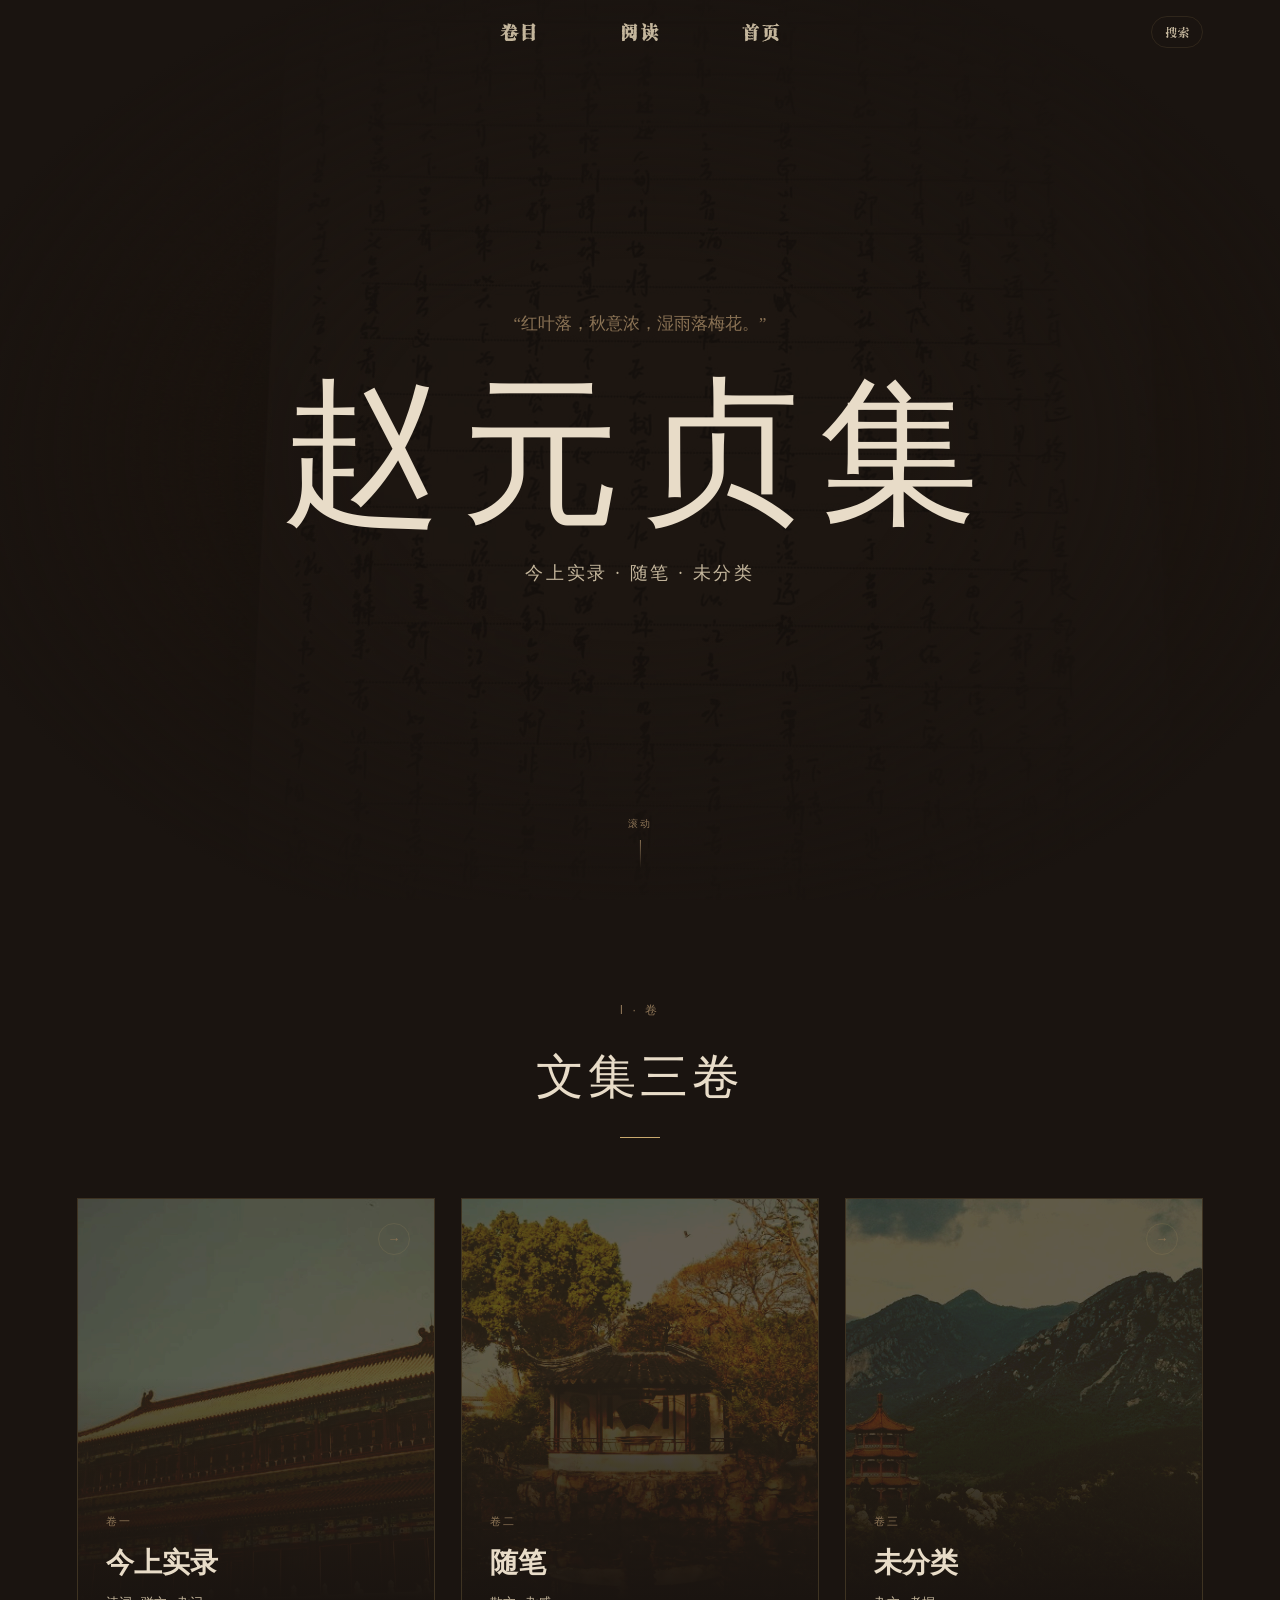
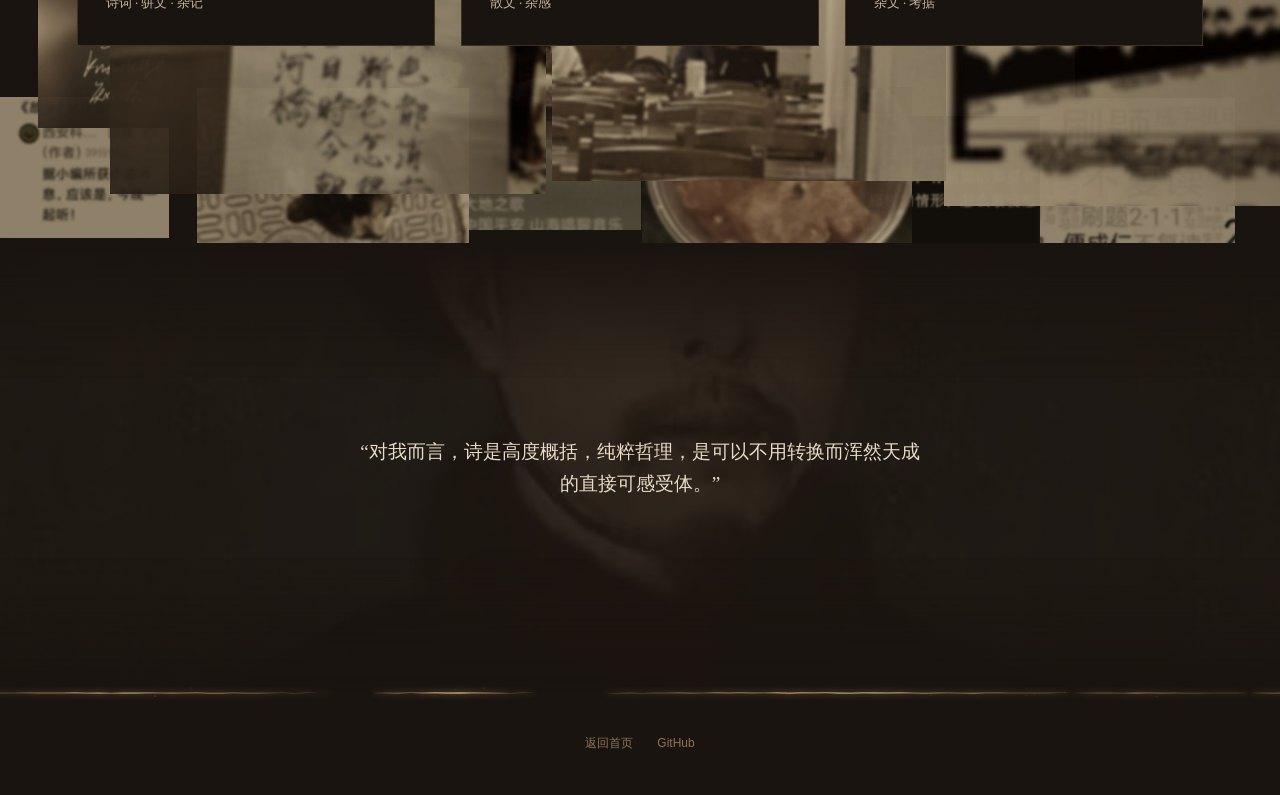
<file: index.html>
<!DOCTYPE html>
<html lang="zh-CN">
<head>
<meta charset="UTF-8">
<meta name="viewport" content="width=device-width, initial-scale=1.0">
<title>赵元贞集</title>
<!-- 安全策略：限制脚本来源；'unsafe-inline' 用于兼容页面内的 onclick 事件处理器 -->
<meta http-equiv="Content-Security-Policy" content="default-src 'self'; script-src 'self' 'unsafe-inline'; style-src 'self' 'unsafe-inline' https://fonts.googleapis.com; font-src 'self' https://fonts.gstatic.com; img-src 'self' data: https://weavatar.com https://cravatar.cn https://www.gravatar.com https://sdn.geekzu.org https://gravatar.loli.net https://thirdqq.qlogo.cn https://owo.imaegoo.com https://cdn.jsdelivr.net; frame-src 'none'; connect-src 'self' https://zhaoyuan.netlify.app;">
<link rel="preconnect" href="https://fonts.googleapis.com">
<link rel="preconnect" href="https://zhaoyuan.netlify.app">
<link href="https://fonts.googleapis.com/css2?family=Ma+Shan+Zheng&family=Noto+Serif+SC:wght@300;400;600;700;900&family=Noto+Sans+SC:wght@400;700&display=swap" rel="stylesheet">
<script src="data-jinshang.js" defer></script>
<script src="data-suibi.js" defer></script>
<script src="twikoo.min.js" defer></script>
<script src="app.js" defer></script>
<style>
/* ===== 飞花宋体（子集化：全部文章标题用字，9.3MB→86KB） ===== */
@font-face {
  font-family:'FlyFlowerSong';
  src:url('fonts/flyflowersong-titles.woff2') format('woff2');
  font-weight:400; font-style:normal; font-display:swap;
}

/* ===== 香萃打字机体（子集化，仅覆盖功能性文案用字，15.7MB→44KB） ===== */
@font-face {
  font-family:'XiangcuiTypewriter';
  src:url('fonts/xiangcui-meta-w35.woff2') format('woff2');
  font-weight:400; font-style:normal; font-display:swap;
}
@font-face {
  font-family:'XiangcuiTypewriter';
  src:url('fonts/xiangcui-meta-w15.woff2') format('woff2');
  font-weight:300; font-style:normal; font-display:swap;
}

*, *::before, *::after { margin:0; padding:0; box-sizing:border-box; }

:root {
  --ink:        #1a1410;
  --ink-light:  #2a2218;
  --paper:      #e8dcc8;
  --paper-dim:  #c4b69c;
  --gold:       #c9a96e;
  --gold-light: #e0c992;
  --gold-dim:   #8b7355;
  --border-dim: rgba(201,169,110,0.12);
  --font-serif: 'Noto Serif SC','Source Han Serif SC','STSong',serif;
  --font-calligraphy: 'Ma Shan Zheng','STXingkai','FZKai-Z03','KaiTi',cursive;
  --reader-size: 1.05em;
  --reader-width: 880px;
  --font-sans:  'Noto Sans SC','PingFang SC',sans-serif;
  --font-meta:  'XiangcuiTypewriter','Noto Sans SC','PingFang SC',sans-serif;
  --nav-h: 64px;
  /* 列表悬停青蓝框：四边溶散的程度（想更夸张就加大前四项） */
  --hover-inset-x: 30px;   /* 左右外扩 */
  --hover-inset-y: 9px;    /* 上下外扩 */
  --hover-fade-x: 15%;     /* 左右淡出长度（占框宽） */
  --hover-fade-y: 26%;     /* 上下淡出长度（占框高） */
  --hover-blur: 10px;      /* 边缘高斯模糊磅数 */
  /* 照片拼贴条带 */
  --collage-h: clamp(190px, 27vh, 340px);   /* 条带高度 */
  --collage-lift: 46px;                     /* 上沿往书卡里压进去多少 */
  --side-pad: clamp(24px, 6vw, 80px);
}

html { scroll-behavior: smooth; background: var(--ink); }
body {
  font-family: var(--font-serif); color: var(--paper);
  background: var(--ink); overflow-x: hidden; line-height: 1.8;
  -webkit-font-smoothing: antialiased;
}
::-webkit-scrollbar { width: 6px; }
::-webkit-scrollbar-track { background: var(--ink); }
::-webkit-scrollbar-thumb { background: var(--gold-dim); border-radius: 3px; }

/* ===== Nav ===== */
nav {
  position: fixed; top:0; left:0; right:0; z-index:100;
  height: var(--nav-h);
  padding: 0 var(--side-pad);
  display:flex; align-items:center; justify-content:center;
  background: transparent;
  transition: background 0.4s, box-shadow 0.4s;
}
nav.scrolled {
  background: rgba(26,20,16,0.92);
  backdrop-filter: blur(12px);
  -webkit-backdrop-filter: blur(12px);
}
nav::after {
  content:''; position:absolute; left:0; right:0; bottom:-8px; height:16px;
  background:url('ink/hr-detail.svg') repeat-x center/auto 16px;
  background-position-x:-300px;
  pointer-events:none;
  opacity:0; transition:opacity 0.4s;
}
nav.scrolled::after { opacity:1; }
.nav-links { display:flex; gap:clamp(2.5rem, 6vw, 5.5rem); }
.nav-links a {
  position:relative;
  font-family: var(--font-meta);
  font-size:1.05rem; font-weight:700; letter-spacing:0.12em;
  color:var(--paper-dim); text-decoration:none; text-transform:uppercase;
  padding:8px 2px; cursor:pointer; transition:color 0.25s;
}
.nav-links a::after {
  content:''; position:absolute; bottom:0; left:0; right:0;
  height:1.5px; background:var(--gold);
  transform:scaleX(0); transform-origin:right;
  transition:transform 0.35s cubic-bezier(0.4,0,0.2,1);
}
.nav-links a:hover { color:var(--gold); }
.nav-links a:hover::after { transform:scaleX(1); transform-origin:left; }
.nav-search {
  position:absolute; right:var(--side-pad); border:1px solid var(--border-dim);
  border-radius:999px; padding:7px 13px; background:transparent;
  color:var(--paper-dim); font-family:var(--font-meta); font-size:0.72rem;
  cursor:pointer; transition:color .25s, border-color .25s, background .25s;
}
.nav-search:hover { color:var(--gold); border-color:var(--gold-dim); background:rgba(201,169,110,.06); }

/* ===== Hero ===== */
.hero {
  position:relative; min-height:100vh;
  display:flex; align-items:center; justify-content:center; overflow:hidden;
}
.hero-bg {
  position:absolute; inset:0; background:var(--ink);
}
.hero-bg img {
  width:100%; height:100%; object-fit:cover;
  mix-blend-mode:overlay; opacity:0.35;
  filter:saturate(0.8) brightness(0.7);
  will-change:transform;
}
.hero-overlay {
  position:absolute; inset:0;
  background:radial-gradient(ellipse at center, transparent 30%, var(--ink) 80%);
}
.hero-content {
  position:relative; z-index:2; text-align:center; padding:0 var(--side-pad);
}
.hero-quote {
  font-family:var(--font-serif);
  font-size:clamp(0.85rem,1.3vw,1.05rem);
  color:var(--gold-dim); margin-bottom:1.8rem;
  min-height:1.8em; line-height:1.6;
}

/* ===== 诗句：激光扫描 ===== */
/* 被裁元素必须收缩到正好等于文字宽度 —— 否则 clip-path 的百分比按整行宽度算，
   白线会扫过两侧空白，文字早就消失或还没开始。 */
.quote-wrap { position:relative; display:inline-block; max-width:100%; }
.quote-text { display:inline-block; max-width:100%; }
.quote-laser {
  position:absolute; top:-0.15em; bottom:-0.15em; left:0; width:2px;
  background:#fff; border-radius:1px;
  box-shadow:0 0 5px rgba(255,255,255,.9), 0 0 15px rgba(255,255,255,.45);
  opacity:0; pointer-events:none;
  transition:opacity .16s linear;
}
.quote-wrap.lasing .quote-laser { opacity:1; }
.hero-title {
  font-family:var(--font-calligraphy);
  font-size:clamp(4.2rem,14vw,10rem); font-weight:400;
  line-height:1.05; letter-spacing:0.12em; color:var(--paper); margin-bottom:1.2rem;
}
.hero-sub {
  font-size:clamp(0.9rem,1.4vw,1.15rem);
  color:var(--paper-dim); letter-spacing:0.15em;
}
.hero-scroll-indicator {
  position:absolute; bottom:2rem; left:50%; transform:translateX(-50%);
  display:flex; flex-direction:column; align-items:center; gap:6px; opacity:0.6;
  animation:bounceFloat 2.5s ease-in-out infinite;
}
.hero-scroll-indicator span {
  font-family:var(--font-sans); font-size:0.65rem;
  letter-spacing:0.2em; color:var(--gold-dim); text-transform:uppercase;
}
.hero-scroll-indicator .line {
  width:1px; height:28px;
  background:linear-gradient(to bottom,var(--gold-dim),transparent);
}

/* ===== Sections ===== */
section { padding:100px var(--side-pad); }
.section-header { text-align:center; margin-bottom:60px; }
.section-header .num {
  font-family:var(--font-sans); font-size:0.75rem;
  letter-spacing:0.25em; color:var(--gold-dim); margin-bottom:0.8rem;
}
.section-header h2 {
  font-size:clamp(1.8rem,4vw,3rem); font-weight:300;
  letter-spacing:0.08em; color:var(--paper);
}
.section-header .divider {
  width:40px; height:1.5px; background:var(--gold); margin:1rem auto 0;
}

/* ===== 照片拼贴条带 ===== */
#books { padding-bottom:0; }
#books > .books-grid { position:relative; z-index:1; }
.photo-collage {
  position:relative; z-index:0;
  margin:calc(-1 * var(--collage-lift)) calc(-1 * var(--side-pad)) 0;
  height:var(--collage-h);
  overflow:hidden; pointer-events:none;
  -webkit-mask-image:url(ink/feather-band.png); mask-image:url(ink/feather-band.png);
  -webkit-mask-size:100% 100%; mask-size:100% 100%;
  -webkit-mask-repeat:no-repeat; mask-repeat:no-repeat;
}
.photo-collage .pc {
  position:absolute; left:var(--x); top:var(--y);
  width:var(--w); height:var(--h);
  object-fit:cover; z-index:var(--z);
  /* 默认即可见：JS 没跑 / 观察器没触发时也不会白板 */
  opacity:var(--o); transform:scale(1);
  transition:opacity .85s cubic-bezier(.25,.75,.35,1) var(--d),
             transform .85s cubic-bezier(.25,.75,.35,1) var(--d);
}
/* JS 确实执行后才进入"待浮现"状态，避免可见→隐藏的闪跳 */
.photo-collage.armed .pc { opacity:0; transform:scale(1.04); }
.photo-collage.armed.shown .pc { opacity:var(--o); transform:scale(1); }
@media (prefers-reduced-motion: reduce) {
  .photo-collage .pc { transition:none; }
}

/* ===== Book Cards ===== */
.books-grid {
  display:grid; grid-template-columns:repeat(3,1fr);
  gap:clamp(16px,2vw,30px); max-width:1200px; margin:0 auto;
}
.book-card {
  position:relative; aspect-ratio:4/5; overflow:hidden; cursor:pointer;
  background:var(--ink-light); border:1px solid var(--border-dim);
  transition:border-color 0.4s, transform 0.5s cubic-bezier(0.4,0,0.2,1);
}
.book-card:hover { border-color:var(--gold-dim); transform:translateY(-4px); }
.book-card img {
  position:absolute; inset:0; width:100%; height:100%;
  object-fit:cover; mix-blend-mode:hard-light; opacity:0.25;
  transition:opacity 0.5s, transform 0.6s;
}
.book-card:hover img { opacity:0.4; transform:scale(1.05); }
.book-card .card-overlay {
  position:absolute; inset:0;
  background:linear-gradient(to top, var(--ink) 10%, transparent 60%);
}
.book-card .card-content {
  position:absolute; bottom:0; left:0; right:0; padding:30px 28px;
}
.book-card .card-label {
  font-family:var(--font-sans); font-size:0.7rem;
  letter-spacing:0.2em; color:var(--gold-dim); margin-bottom:6px;
}
.book-card .card-title {
  font-size:clamp(1.3rem,2.2vw,1.8rem); font-weight:600;
  color:var(--paper); margin-bottom:4px;
}
.book-card .card-count { font-size:0.8rem; color:var(--paper-dim); }
.book-card .card-arrow {
  position:absolute; top:24px; right:24px;
  width:32px; height:32px; border:1px solid var(--border-dim);
  border-radius:50%; display:flex; align-items:center; justify-content:center;
  font-size:0.8rem; color:var(--gold-dim);
  transition:background 0.3s, color 0.3s, transform 0.3s;
}
.book-card:hover .card-arrow {
  background:var(--gold); color:var(--ink); transform:rotate(45deg);
}

/* ===== Separator ===== */
.separator {
  position:relative; height:50vh; min-height:320px; overflow:hidden;
  display:flex; align-items:center; justify-content:center;
}
.separator img {
  position:absolute; inset:0; width:100%; height:100%;
  object-fit:cover; mix-blend-mode:overlay; opacity:0.25;
  filter:saturate(0.7) brightness(0.6); will-change:transform;
}
.separator .sep-overlay {
  position:absolute; inset:0;
  background:linear-gradient(to bottom, var(--ink) 0%, transparent 30%, transparent 70%, var(--ink) 100%);
}
.separator .sep-text {
  position:relative; z-index:2;
  font-size:clamp(0.9rem,1.6vw,1.2rem); font-weight:300; line-height:1.7;
  max-width:720px; margin:0 auto; padding:0 var(--side-pad); text-align:center;
}


/* ===== Reading Area ===== */
.reading-area { display:none; }
/* 阅读区是一块独立的全屏滚动层：列表页与详情页各自成「一页」，
   滚到底/滚到顶都不会穿到主页面或其他页面去 */
.reading-area.active {
  display:block;
  position:fixed; inset:0; z-index:60;
  overflow-y:auto; overflow-x:hidden;
  overscroll-behavior:contain;
  background:var(--ink);
  -webkit-overflow-scrolling:touch;
}
body.reading-open { overflow:hidden; }

/* Article list */
.article-list-section { padding:80px var(--side-pad); }

.article-list-section,
.article-view {
  opacity:1;
  transform:translateY(0);
  transition:opacity 0.35s ease, transform 0.35s ease;
}
.article-list-section.fade-out {
  opacity:0;
  transform:translateY(-12px);
  pointer-events:none;
}
.article-view.fade-out {
  opacity:0;
  transform:translateY(12px);
  pointer-events:none;
}
.article-list-header {
  display:flex; align-items:baseline; justify-content:space-between;
  margin-bottom:40px; max-width:900px; margin-left:auto; margin-right:auto;
}
.article-list-header h2 {
  font-size:clamp(1.4rem,2.5vw,2rem); font-weight:300; color:var(--paper);
}
.article-list-header .back-btn {
  font-family:var(--font-meta); font-size:0.78rem; font-weight:700;
  letter-spacing:0.08em; color:var(--gold-dim); cursor:pointer;
  text-decoration:none; text-transform:uppercase; transition:color 0.25s;
  background:none; border:none;
}
.article-list-header .back-btn:hover { color:var(--gold); }
.article-list-header .list-context { color:var(--gold-dim); font-family:var(--font-meta); font-size:.72rem; }
.reading-toolbar {
  max-width:900px; margin:0 auto 22px; display:flex; align-items:center;
  justify-content:space-between; gap:12px; color:var(--gold-dim);
  font-family:var(--font-meta); font-size:.74rem;
}
.reading-toolbar .toolbar-actions { display:flex; align-items:center; gap:6px; }
.reading-toolbar button, .search-close {
  border:1px solid var(--border-dim); border-radius:5px; padding:6px 9px;
  color:var(--paper-dim); background:transparent; cursor:pointer;
  font-family:var(--font-meta); font-size:.72rem;
}
.reading-toolbar button:hover, .search-close:hover { color:var(--gold); border-color:var(--gold-dim); }
.reading-toolbar .reading-mode { padding:0 8px; color:var(--paper-dim); }
.reader-paper { background:#eee4d2; color:#30271f; }
.reader-paper .article-view, .reader-paper .article-list-section { color:#30271f; }
.reader-paper .article-view h2, .reader-paper .article-view .article-body p { color:#30271f; }
.reader-paper .article-view .article-meta { color:#806b4b; border-color:rgba(70,48,25,.18); }
.reader-paper nav::after,
.reader-paper .article-view .article-meta::after,
.reader-paper .article-view .comments-section::before,
.reader-paper .article-navigation::before,
.reader-paper footer::before,
.reader-paper .article-list-item.ink-row::after { filter:brightness(0.34) saturate(1.6); }
.reader-paper .article-view .article-body .annotation { color:#765e3b; background:rgba(92,65,31,.07); border-color:#9b7a4d; }
.article-list {
  max-width:960px; margin:0 auto;
  display:block;
  background:none;
}
.article-list-item {
  position:relative;
  background:var(--ink); padding:18px 24px;
  cursor:pointer; transition:background 0.25s;
  display:flex; justify-content:space-between; align-items:baseline; gap:16px;
}
/* 列表墨线：比详情页更细更浅，且只在部分条目下出现（分布由 app.js 决定） */
.article-list-item.ink-row::after {
  content:''; position:absolute; left:24px; right:24px; bottom:0; height:10px;
  background:url('ink/hr-list.svg') repeat-x center/auto 10px;
  pointer-events:none;
}
/* 悬停 0.5s 后：青蓝底框 + 不均匀金墨点 */
.article-list-item::before {
  content:''; position:absolute;
  /* 先外扩，给模糊留出扩散空间 */
  inset: calc(-1 * var(--hover-inset-y)) calc(-1 * var(--hover-inset-x));
  background:linear-gradient(180deg, #20586e 0%, #14384a 100%);
  /* 两条渐变遮罩相交 → 四边同时淡出（中间保持实心，不会整体发虚） */
  -webkit-mask-image:
    linear-gradient(to right,  transparent 0, #000 var(--hover-fade-x), #000 calc(100% - var(--hover-fade-x)), transparent 100%),
    linear-gradient(to bottom, transparent 0, #000 var(--hover-fade-y), #000 calc(100% - var(--hover-fade-y)), transparent 100%);
  -webkit-mask-composite: source-in;
  mask-image:
    linear-gradient(to right,  transparent 0, #000 var(--hover-fade-x), #000 calc(100% - var(--hover-fade-x)), transparent 100%),
    linear-gradient(to bottom, transparent 0, #000 var(--hover-fade-y), #000 calc(100% - var(--hover-fade-y)), transparent 100%);
  mask-composite: intersect;
  -webkit-mask-size:100% 100%; mask-size:100% 100%;
  -webkit-mask-repeat:no-repeat; mask-repeat:no-repeat;
  filter:blur(var(--hover-blur));
  z-index:1;
  opacity:0; transition:opacity .28s ease;
}
.article-list-item:hover::before { opacity:1; transition-delay:.5s; }

/* 原来的暖金色底框（即时反馈）——同样四边溶散 */
.article-list-item .hover-gold {
  position:absolute; z-index:0; pointer-events:none;
  inset: calc(-1 * var(--hover-inset-y)) calc(-1 * var(--hover-inset-x));
  background:linear-gradient(180deg, #3a2e1c 0%, #251d12 100%);
  -webkit-mask-image:
    linear-gradient(to right,  transparent 0, #000 var(--hover-fade-x), #000 calc(100% - var(--hover-fade-x)), transparent 100%),
    linear-gradient(to bottom, transparent 0, #000 var(--hover-fade-y), #000 calc(100% - var(--hover-fade-y)), transparent 100%);
  -webkit-mask-composite: source-in;
  mask-image:
    linear-gradient(to right,  transparent 0, #000 var(--hover-fade-x), #000 calc(100% - var(--hover-fade-x)), transparent 100%),
    linear-gradient(to bottom, transparent 0, #000 var(--hover-fade-y), #000 calc(100% - var(--hover-fade-y)), transparent 100%);
  mask-composite: intersect;
  -webkit-mask-size:100% 100%; mask-size:100% 100%;
  -webkit-mask-repeat:no-repeat; mask-repeat:no-repeat;
  filter:blur(var(--hover-blur));
  opacity:0; transition:opacity .25s ease;
}
.article-list-item:hover .hover-gold { opacity:1; }
.article-list-item .hover-ink {
  position:absolute; inset:0; z-index:2; opacity:0; pointer-events:none;
  background:url('ink/dots.svg') repeat;
  background-size:620px 96px;
  transition:opacity .3s ease;
}
.article-list-item:hover .hover-ink {
  animation:inkDotBloom .62s cubic-bezier(.22,.8,.3,1) .5s both;
}
@keyframes inkDotBloom {
  0%   { opacity:0;   filter:blur(2.5px); }
  55%  { opacity:.92; filter:blur(.7px); }
  100% { opacity:1;   filter:blur(0); }
}
/* 文字压住墨点 */
.article-list-item .item-title,
.article-list-item .item-meta { position:relative; z-index:3; }
.article-list-item .item-title {
  font-family:'FlyFlowerSong', var(--font-serif);
  font-weight:400; font-synthesis:none;   /* 禁止浏览器合成加粗 */
  font-size:1.22rem; color:var(--paper); line-height:1.55;
}
.article-list-item .item-meta {
  font-family:var(--font-meta); font-size:0.72rem;
  color:var(--gold-dim); white-space:nowrap; flex-shrink:0;
}

/* Article reading */
.article-view {
  max-width:var(--reader-width); margin:0 auto; padding:60px var(--side-pad) 80px;
}
.article-view .article-back {
  display:inline-block;
  font-family:var(--font-meta); font-size:1.05rem; font-weight:700;
  letter-spacing:0.12em; color:var(--gold-dim); cursor:pointer;
  text-decoration:none; margin-bottom:44px; padding:8px 4px;
  transition:color 0.25s; background:none; border:none;
}
.article-view .article-back:hover { color:var(--gold); }
.article-view h2 {
  font-size:clamp(1.4rem,2.5vw,2rem); font-weight:600;
  color:var(--paper); margin-bottom:8px;
}
.article-view .article-meta {
  font-family:var(--font-meta); font-size:0.82rem;
  color:var(--gold-dim); margin-bottom:32px;
  padding-bottom:16px; position:relative;
}
.article-view .article-meta::after {
  content:''; position:absolute; left:0; right:0; bottom:-8px; height:16px;
  background:url('ink/hr-detail.svg') repeat-x center/auto 16px;
  pointer-events:none;
}
.article-view .article-body p {
  margin-bottom:20px; text-indent:2em; line-height:2.2; letter-spacing:0.025em;
  font-size:var(--reader-size); color:var(--paper);
}
.article-view .article-body .annotation {
  font-family:'Kaiti SC','KaiTi','STKaiti','楷体',var(--font-serif),serif;
  color:var(--gold-dim); text-indent:0; font-size:0.95em;
  padding:8px 14px; margin-top:12px;
  background:rgba(201,169,110,0.06);
  border-left:2px solid var(--gold-dim);
  border-radius:0 4px 4px 0;
}
.article-view .comments-section {
  margin-top:48px; padding-top:24px; position:relative;
}
.article-view .comments-section::before {
  content:''; position:absolute; left:0; right:0; top:-8px; height:16px;
  background:url('ink/hr-detail.svg') repeat-x center/auto 16px;
  background-position-x:-1580px;
  pointer-events:none;
}
.article-view .comments-section h3 {
  font-size:1em; font-family:var(--font-sans);
  color:var(--gold-dim); margin-bottom:16px; letter-spacing:0.1em;
}

/* ===== Twikoo 评论区（自建后端，访客填昵称即可评论） ===== */
#twikoo-container {
  --primary: #8b7355;
  --text: #e8dcc8;
  font-family: var(--font-serif);
  font-size: .95rem;
  color: var(--paper);
  margin-top: 4px;
}
#twikoo-container .tk-comments-title,
#twikoo-container .tk-comments-count { color: var(--paper-dim); }
#twikoo-container .tk-comment { border-bottom: 1px solid var(--border-dim); }
#twikoo-container .tk-nick,
#twikoo-container .tk-nick-link { color: var(--gold) !important; }
#twikoo-container .tk-time,
#twikoo-container .tk-action-link,
#twikoo-container .tk-actions a { color: var(--gold-dim) !important; }
#twikoo-container .tk-content { color: var(--paper); line-height: 1.8; }
#twikoo-container .tk-meta-input .el-input__inner,
#twikoo-container .tk-input textarea {
  background: rgba(255,255,255,.03) !important;
  border-color: var(--border-dim) !important;
  color: var(--paper) !important;
  font-family: var(--font-serif) !important;
}
#twikoo-container .tk-meta-input .el-input__inner:focus,
#twikoo-container .tk-input textarea:focus { border-color: var(--gold-dim) !important; }
#twikoo-container .tk-submit .el-button--primary {
  background: var(--gold-dim) !important;
  border-color: var(--gold-dim) !important;
  color: var(--ink) !important;
}
#twikoo-container .tk-submit .el-button--primary:hover {
  background: var(--gold) !important;
  border-color: var(--gold) !important;
}
#twikoo-container .tk-pagination .el-pager li.is-active { color: var(--gold) !important; }
#twikoo-container .tk-admin,
#twikoo-container .tk-admin-comment { color: var(--paper-dim); }
/* 暖纸模式下正文色跟随 */
.reader-paper #twikoo-container { --text: #30271f; color: #30271f; }
.reader-paper #twikoo-container .tk-content,
.reader-paper #twikoo-container .tk-meta-input .el-input__inner,
.reader-paper #twikoo-container .tk-input textarea { color: #30271f !important; }
.article-navigation { position:relative; display:flex; justify-content:space-between; gap:16px; margin-top:44px; padding-top:22px; }
.article-navigation::before {
  content:''; position:absolute; left:0; right:0; top:-8px; height:16px;
  background:url('ink/hr-detail.svg') repeat-x center/auto 16px;
  background-position-x:-760px;
  pointer-events:none;
}
.article-navigation button { max-width:48%; border:0; background:none; color:var(--gold-dim); cursor:pointer; font-family:var(--font-serif); text-align:left; }
.article-navigation button:last-child { text-align:right; }
.article-navigation button:hover { color:var(--gold); }
.article-navigation small { display:block; font-family:var(--font-meta); font-size:.65rem; margin-bottom:4px; opacity:.8; }
.search-panel { position:fixed; inset:0; z-index:200; display:none; align-items:flex-start; justify-content:center; padding:12vh 20px 40px; background:rgba(8,6,4,.9); backdrop-filter:blur(12px); }
.search-panel.open { display:flex; }
.search-box { width:min(760px,100%); max-height:70vh; overflow:auto; padding:26px; background:#1b1510; border:1px solid rgba(201,169,110,.3); box-shadow:0 20px 70px rgba(0,0,0,.55); }
.search-head { display:flex; align-items:center; gap:10px; margin-bottom:16px; }
.search-head input { flex:1; min-width:0; border:1px solid rgba(201,169,110,.45); border-radius:5px; padding:13px 15px; background:#100d0a; color:var(--paper); font-family:var(--font-serif); font-size:1.12rem; outline:none; }
.search-head input:focus { border-color:var(--gold-dim); }
.search-result { display:flex; width:100%; box-sizing:border-box; flex-direction:column; gap:5px; padding:15px 10px; border:0; border-bottom:1px solid rgba(201,169,110,.16); background:transparent; color:var(--paper); cursor:pointer; text-align:left; font-family:var(--font-serif); }
.search-result:hover { background:rgba(201,169,110,.06); }
.search-result strong { color:#f1dfbd; font-size:1.12rem; font-weight:500; line-height:1.5; }
.search-result small { color:#b4956a; font-family:var(--font-meta); font-size:.78rem; line-height:1.5; }
.search-result span { color:#d1b98d; font-family:var(--font-serif); font-size:.94rem; line-height:1.75; letter-spacing:.02em; }
.search-empty { padding:28px 4px; color:var(--gold-dim); font-family:var(--font-serif); font-size:1rem; text-align:center; }
.comment-empty {
  font-family:var(--font-meta); font-size:0.82rem;
  color:var(--gold-dim); text-align:center; padding:24px 0;
}
#twikoo-container { min-height:120px; }
/* Twikoo 直接渲染在容器内（非 iframe）；暗色模式靠容器上的 data-theme="dark" 触发 */

/* ===== Footer ===== */
footer {
  position:relative;
  padding:40px var(--side-pad);
  display:flex; justify-content:center;
  font-family:var(--font-sans); font-size:0.75rem; color:var(--gold-dim);
}
footer::before {
  content:''; position:absolute; left:0; right:0; top:-8px; height:16px;
  background:url('ink/hr-detail.svg') repeat-x center/auto 16px;
  background-position-x:-1150px;
  pointer-events:none;
}
footer .footer-links { display:flex; gap:1.5rem; }
footer .footer-links a {
  color:var(--gold-dim); text-decoration:none; transition:color 0.25s;
}
footer .footer-links a:hover { color:var(--gold); }

/* ===== Animations ===== */
@keyframes bounceFloat {
  0%,100% { transform:translateX(-50%) translateY(0); }
  50%     { transform:translateX(-50%) translateY(8px); }
}
.reveal {
  opacity:0; transform:translateY(40px);
  transition:opacity 0.8s, transform 0.8s cubic-bezier(0.4,0,0.2,1);
}
.reveal.visible { opacity:1; transform:translateY(0); }

/* ===== Responsive ===== */
@media (max-width:768px) {
  .nav-links { gap:1.2rem; }
  .nav-links a { font-size:0.7rem; }
  .books-grid { grid-template-columns:1fr; }
  .article-list-item { flex-direction:column; gap:4px; }
  .article-list-item .item-meta { white-space:normal; }
  .article-view { padding:40px 20px 60px; }
  .article-view .article-body p { font-size:1em; }
  .nav-search { right:18px; padding:6px 9px; }
  .reading-toolbar { align-items:flex-start; flex-direction:column; }
  .reading-toolbar .toolbar-actions { width:100%; justify-content:flex-end; }
  .article-navigation { margin-top:32px; }
}
@media (max-width:480px) {
  .nav-links { gap:.8rem; }
  .nav-search { font-size:0; width:30px; height:30px; padding:0; }
  .nav-search::before { content:'⌕'; font-size:1rem; }
}
@media (prefers-reduced-motion: reduce) {
  *, *::before, *::after { animation-duration:.01ms !important; transition-duration:.01ms !important; scroll-behavior:auto !important; }
}

/* ===== 开场加载屏：纯黑底 + 只留书名，2 秒后其余内容依次渐现 =====
   实现要点：不另造一份标题，而是直接复用首页的 .hero-title 本身。
   于是「开场文字」与「首页文字」天然是同一个元素 —— 字号、字体、位置必然一致，不存在对不齐的问题。 */
body.splash-on { animation: splashBlackout 0.85s ease 2s both; }
@keyframes splashBlackout {
  from { background:#000; }
  to   { background:var(--ink); }
}
/* 标题：字距由宽收到首页自身的 0.12em，收拢完成时即为首页的最终状态 */
body.splash-on .hero-title { animation: heroTitleIn 1.2s ease both; }
@keyframes heroTitleIn {
  from { opacity:0; letter-spacing:0.42em; }
  to   { opacity:1; letter-spacing:0.12em; }
}
/* 其余内容：延迟 2 秒后整体渐现（delay + fill-mode:both，纯 CSS，无需 JS 解除） */
body.splash-on .hero-bg,
body.splash-on .hero-overlay,
body.splash-on .hero-quote,
body.splash-on .hero-sub,
body.splash-on .hero-scroll-indicator,
body.splash-on nav,
body.splash-on #books,
body.splash-on footer { animation: contentIn 0.9s ease 2s both; }
@keyframes contentIn { from { opacity:0; } to { opacity:1; } }


/* ===== 翻页（翻书）动画层 =====
   整幅帘子切成 8 段，每段由左右两条「缝」界定。每条缝以各自的速度移动，
   段宽随之伸缩 —— 于是每条速度不一，而缝的顺序始终不乱、相邻缝间距恒定
   不小于一段的基准宽，全程严丝合缝，既不重叠也不露白。
   帘子铺满屏幕的瞬间替换内容，新内容在退场时被「揭示」出来。
   材质：每条竖条 70% 不透明度，色阶由暗金（左）递变到深棕（右）——左浅右深，
   最深一端刻意避开纯黑；各自叠加毛玻璃模糊。 */
#pageFlip {
  position:fixed; inset:0; z-index:400;
  overflow:hidden; pointer-events:none;
  display:none;
}
#pageFlip.on { display:block; }
#pageFlip .flip-bar {
  position:absolute; top:0; left:0; height:100%;
  backdrop-filter:blur(14px) saturate(1.05);
  -webkit-backdrop-filter:blur(14px) saturate(1.05);
}

</style>
</head>
<body class="splash-on">

<!-- ===== Nav ===== -->
<nav id="navbar">
  <div class="nav-links">
    <a onclick="scrollToSection('books')">卷目</a>
    <a onclick="scrollToSection('reading')">阅读</a>
    <a onclick="scrollToSection('top')">首页</a>
  </div>
  <button class="nav-search" onclick="openSearch()" aria-label="搜索文章">搜索</button>
</nav>

<!-- ===== Hero ===== -->
<section class="hero" id="top">
  <div class="hero-bg">
    <img src="pictures/warm_graded/882ae6ed00a9f60fb26d172400997414.jpg" alt="" aria-hidden="true">
  </div>
  <div class="hero-overlay"></div>
  <div class="hero-content">
    <p class="hero-quote"><span class="quote-wrap" id="heroQuoteWrap"><span class="quote-text" id="heroQuote"></span><i class="quote-laser" aria-hidden="true"></i></span></p>
    <h1 class="hero-title">
      <span>赵元贞集</span>
    </h1>
    <p class="hero-sub">今上实录 · 随笔 · 未分类</p>
  </div>
  <div class="hero-scroll-indicator">
    <span>滚动</span>
    <div class="line"></div>
  </div>
</section>

<!-- ===== Books ===== -->
<section id="books">
  <div class="section-header reveal">
    <p class="num">I · 卷</p>
    <h2>文集三卷</h2>
    <div class="divider"></div>
  </div>
  <div class="books-grid">
    <div class="book-card reveal" onclick="openBook('今上实录')">
      <img src="pictures/warm_graded/体仁阁.jpg" alt="" aria-hidden="true" style="object-position:center 30%;">
      <div class="card-overlay"></div>
      <div class="card-arrow">→</div>
      <div class="card-content">
        <p class="card-label">卷一</p>
        <h3 class="card-title">今上实录</h3>
        <p class="card-count">诗词 · 骈文 · 杂记</p>
      </div>
    </div>
    <div class="book-card reveal" onclick="openBook('随笔')">
      <img src="pictures/warm_graded/与谁同坐轩.jpg" alt="" aria-hidden="true" style="object-position:center 100%;">
      <div class="card-overlay"></div>
      <div class="card-arrow">→</div>
      <div class="card-content">
        <p class="card-label">卷二</p>
        <h3 class="card-title">随笔</h3>
        <p class="card-count">散文 · 杂感</p>
      </div>
    </div>
    <div class="book-card reveal" onclick="openBook('未分类')">
      <img src="pictures/warm_graded/嵩山.jpg" alt="" aria-hidden="true" style="object-position:center 35%;">
      <div class="card-overlay"></div>
      <div class="card-arrow">→</div>
      <div class="card-content">
        <p class="card-label">卷三</p>
        <h3 class="card-title">未分类</h3>
        <p class="card-count">杂文 · 考据</p>
      </div>
    </div>
  </div>

  <!-- 照片拼贴条带：上沿被书卡压住一点，下沿与下方文字区上沿平齐 -->
  <div class="photo-collage" aria-hidden="true">
      <img class="pc" src="photos/photo-03.jpg" alt="" aria-hidden="true" style="--x:2.94%;--y:-9.21%;--w:15.54%;--h:61.84%;--z:18;--o:0.96;--d:0.07s">
      <img class="pc" src="photos/photo-10.jpg" alt="" aria-hidden="true" style="--x:8.63%;--y:-10.88%;--w:34.02%;--h:90.76%;--z:37;--o:0.92;--d:0.19s">
      <img class="pc" src="photos/photo-07.jpg" alt="" aria-hidden="true" style="--x:30.53%;--y:-6.11%;--w:17.14%;--h:63.71%;--z:17;--o:0.95;--d:0.54s">
      <img class="pc" src="photos/photo-04.jpg" alt="" aria-hidden="true" style="--x:43.1%;--y:-11.64%;--w:30.79%;--h:86.15%;--z:33;--o:0.96;--d:0.69s">
      <img class="pc" src="photos/photo-09.jpg" alt="" aria-hidden="true" style="--x:67.01%;--y:-10.83%;--w:17.0%;--h:58.57%;--z:13;--o:0.94;--d:0.81s">
      <img class="pc" src="photos/photo-05.jpg" alt="" aria-hidden="true" style="--x:73.77%;--y:-6.01%;--w:33.31%;--h:90.57%;--z:31;--o:0.95;--d:0.91s">
      <img class="pc" src="photos/photo-01.jpg" alt="" aria-hidden="true" style="--x:-1.34%;--y:39.6%;--w:14.53%;--h:58.05%;--z:16;--o:0.91;--d:1.06s">
      <img class="pc" src="photos/photo-12.jpg" alt="" aria-hidden="true" style="--x:15.4%;--y:36.28%;--w:21.27%;--h:72.2%;--z:20;--o:0.93;--d:1.46s">
      <img class="pc" src="photos/photo-06.jpg" alt="" aria-hidden="true" style="--x:34.75%;--y:39.67%;--w:15.29%;--h:55.02%;--z:14;--o:0.92;--d:1.39s">
      <img class="pc" src="photos/photo-02.jpg" alt="" aria-hidden="true" style="--x:50.17%;--y:35.81%;--w:21.06%;--h:76.92%;--z:21;--o:0.9;--d:1.6s">
      <img class="pc" src="photos/photo-11.jpg" alt="" aria-hidden="true" style="--x:65.41%;--y:38.05%;--w:15.69%;--h:63.55%;--z:12;--o:0.93;--d:1.73s">
      <img class="pc" src="photos/photo-08.jpg" alt="" aria-hidden="true" style="--x:81.23%;--y:40.19%;--w:15.28%;--h:67.86%;--z:19;--o:0.92;--d:2.07s">
  </div>
</section>

<!-- ===== Separator ===== -->
<div class="separator reveal">
  <img src="pictures/warm_graded/f166950c9955dc974e58a3da76e0492b.jpg" alt="" aria-hidden="true">
  <div class="sep-overlay"></div>
  <div class="sep-text"><span class="quote-wrap" id="sepQuoteWrap"><span class="quote-text" id="sepQuote"></span><i class="quote-laser" aria-hidden="true"></i></span></div>
</div>

<!-- ===== Reading Area ===== -->
<section id="reading" class="reading-area">
  <!-- Article List (shown when a book is selected) -->
  <div id="articleList" class="article-list-section">
    <div class="article-list-header">
      <h2 id="listTitle">文集</h2>
      <button class="back-btn" onclick="closeBook()">← 返回卷目</button>
    </div>
    <div class="reading-toolbar" id="readingToolbar">
      <span class="list-context" id="readingContext">选择一卷开始阅读</span>
    </div>
    <div class="article-list" id="articleListItems"></div>
  </div>

  <!-- Article View (shown when an article is selected) -->
  <div id="articleView" class="article-view" style="display:none;">
    <button class="article-back" onclick="showList()">← 返回目录</button>
    <h2 id="articleTitle"></h2>
    <div class="article-meta" id="articleMeta"></div>
    <div class="article-body" id="articleBody"></div>
    <div class="article-navigation">
      <button id="prevArticle" onclick="navigateArticle(-1)"><small>上一篇</small><span></span></button>
      <button id="nextArticle" onclick="navigateArticle(1)"><small>下一篇</small><span></span></button>
    </div>
    <div class="comments-section">
      <h3>评论区</h3>
      <div id="twikoo-host"><div id="twikoo-container"></div></div>
    </div>
  </div>
</section>

<div id="searchPanel" class="search-panel" aria-hidden="true">
  <div class="search-box" role="dialog" aria-label="搜索文集">
    <div class="search-head">
      <input id="searchInput" type="search" placeholder="搜索标题或正文…" oninput="debouncedSearch(this.value)">
      <button class="search-close" onclick="closeSearch()">关闭</button>
    </div>
    <div id="searchResults"></div>
  </div>
</div>

<!-- ===== Footer ===== -->
<footer class="reveal">
  <div class="footer-links">
    <a href="#top">返回首页</a>
    <a href="https://github.com" target="_blank" rel="noopener">GitHub</a>
  </div>
</footer>

<!-- ===== JS ===== -->

<!-- ===== 翻页（翻书）动画层 ===== -->
<div id="pageFlip" aria-hidden="true"></div>

</body>
</html>
</file>
